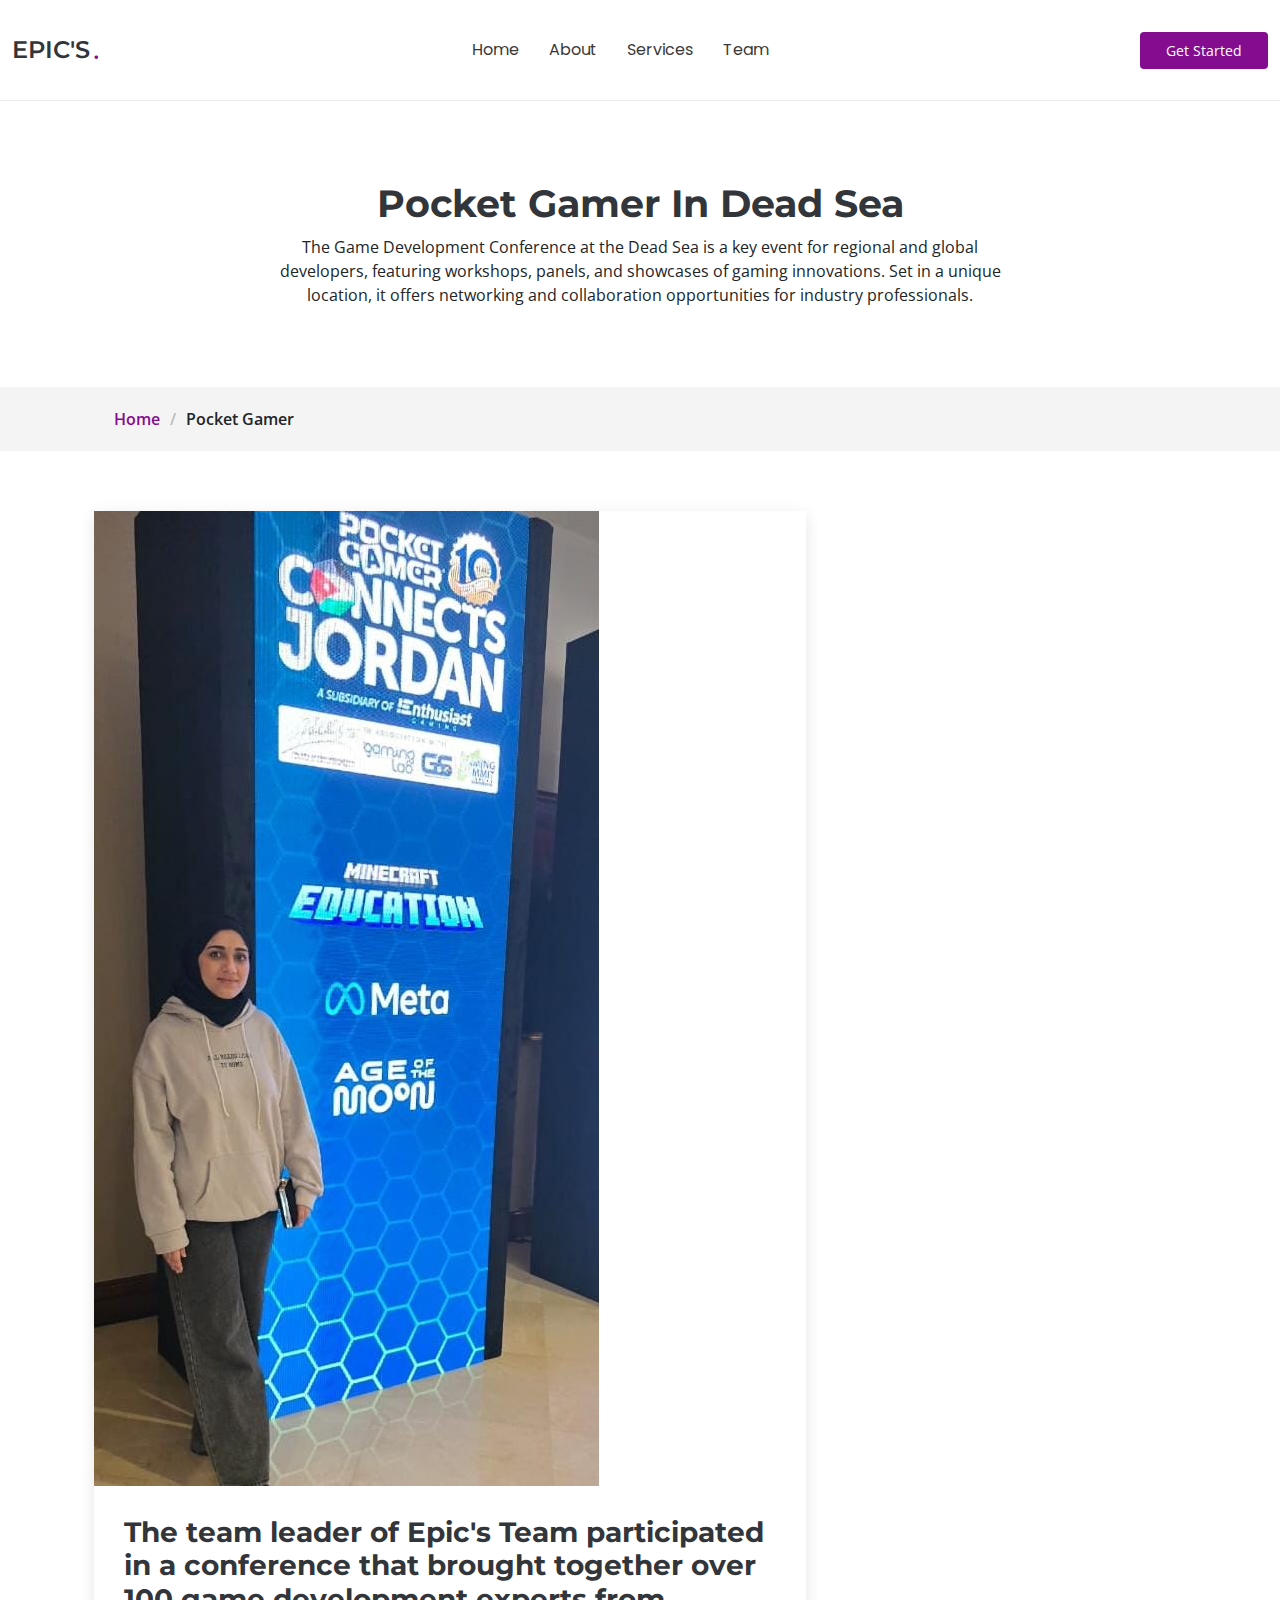
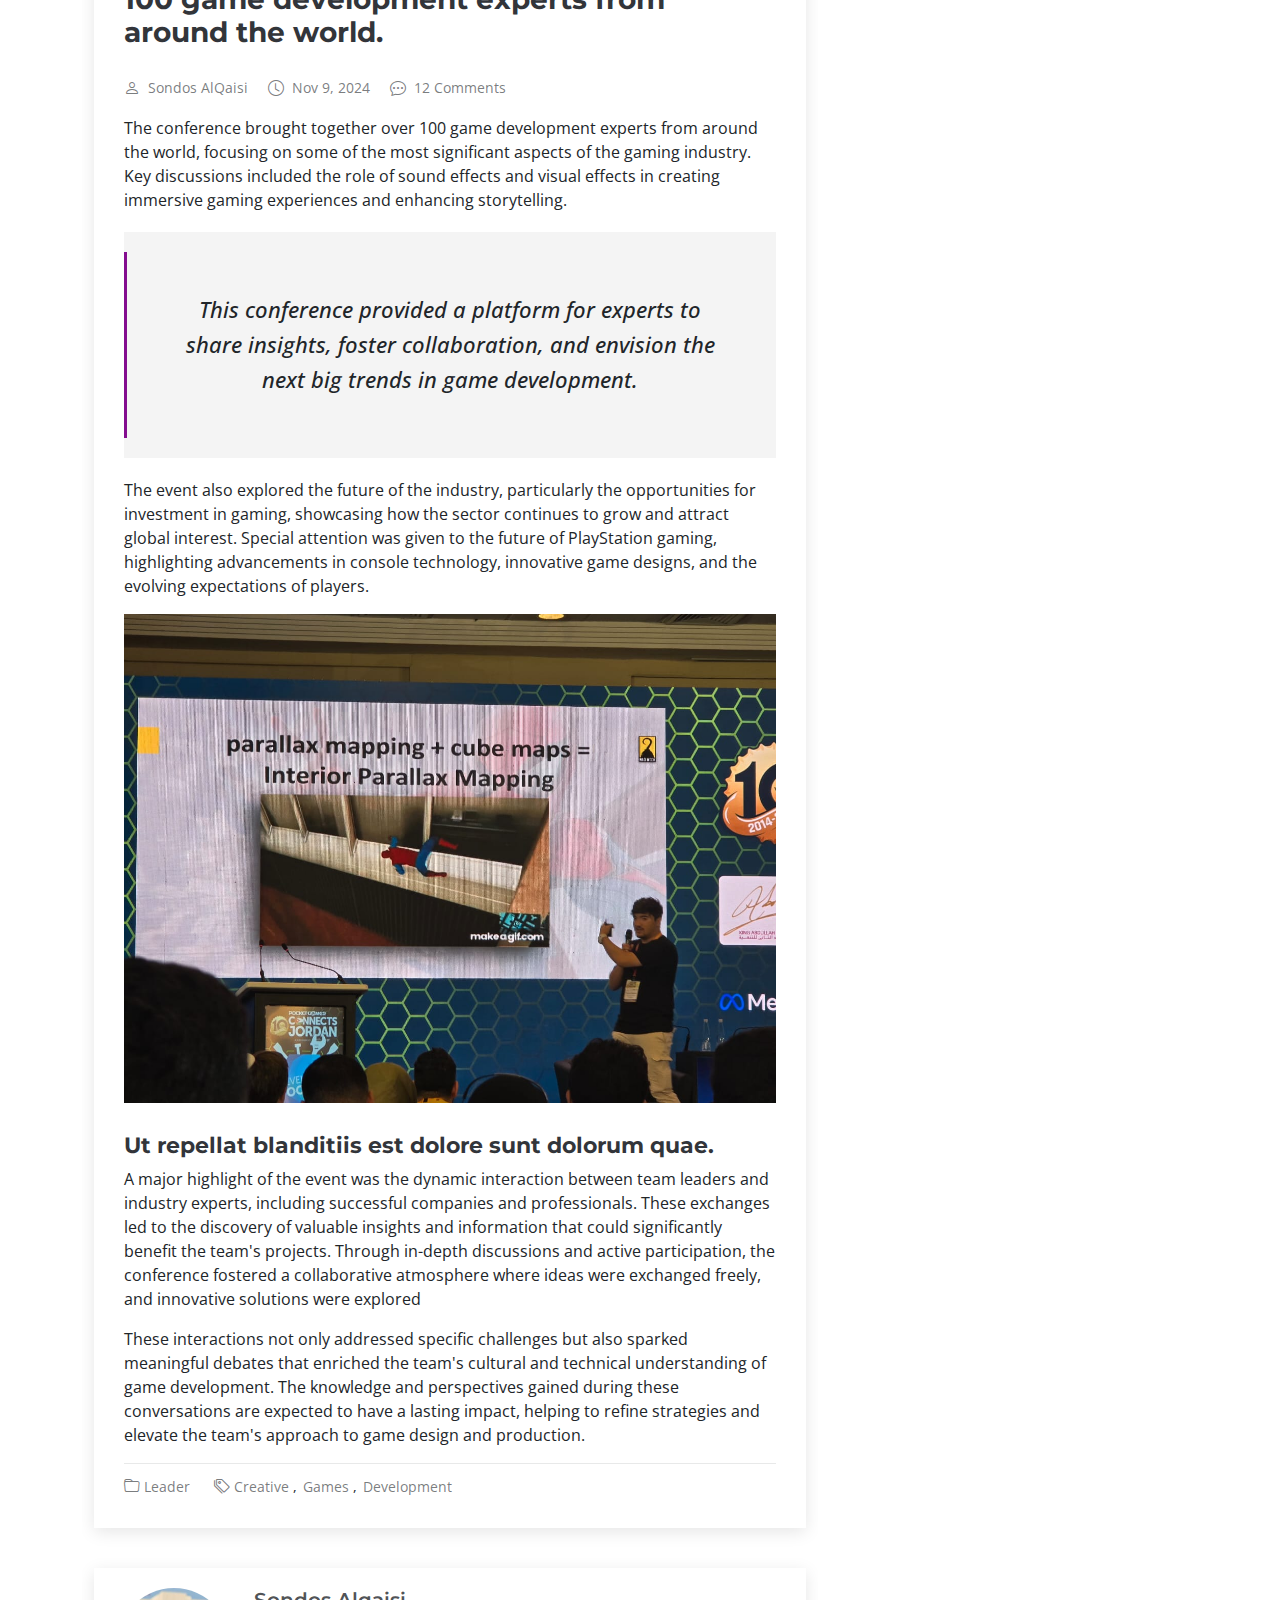
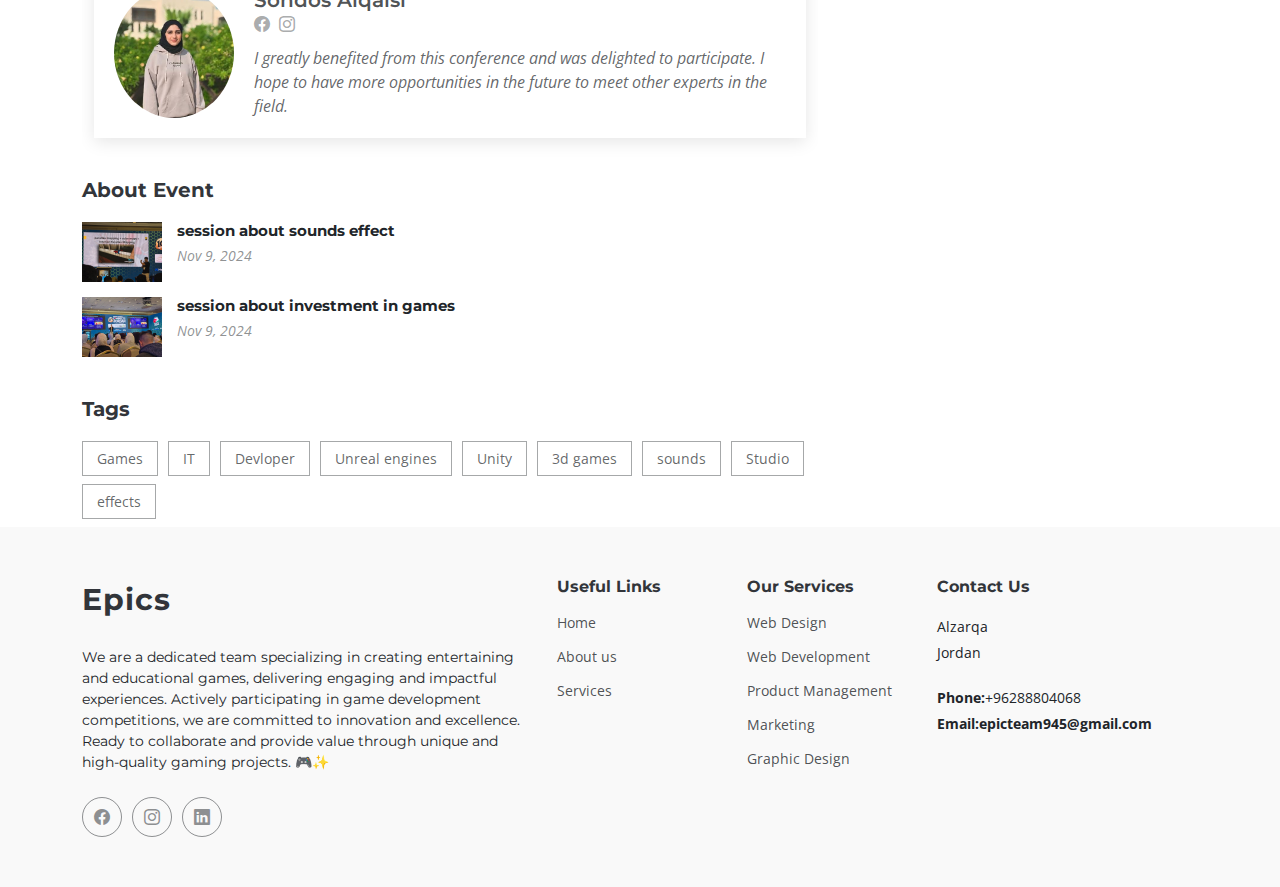
<file: blog-details.html>
<!DOCTYPE html>
<html lang="en">

<head>
  <meta charset="utf-8">
  <meta content="width=device-width, initial-scale=1.0" name="viewport">
  <title>Blog Details - Append Bootstrap Template</title>
  <meta name="description" content="">
  <meta name="keywords" content="">

  <!-- Favicons -->
  <link href="assets/img/favicon.png" rel="icon">
  <link href="assets/img/apple-touch-icon.png" rel="apple-touch-icon">

  <!-- Fonts -->
  <link href="https://fonts.googleapis.com" rel="preconnect">
  <link href="https://fonts.gstatic.com" rel="preconnect" crossorigin>
  <link href="https://fonts.googleapis.com/css2?family=Open+Sans:ital,wght@0,300;0,400;0,500;0,600;0,700;0,800;1,300;1,400;1,500;1,600;1,700;1,800&family=Montserrat:ital,wght@0,100;0,200;0,300;0,400;0,500;0,600;0,700;0,800;0,900;1,100;1,200;1,300;1,400;1,500;1,600;1,700;1,800;1,900&family=Poppins:ital,wght@0,100;0,200;0,300;0,400;0,500;0,600;0,700;0,800;0,900;1,100;1,200;1,300;1,400;1,500;1,600;1,700;1,800;1,900&display=swap" rel="stylesheet">

  <!-- Vendor CSS Files -->
  <link href="assets/vendor/bootstrap/css/bootstrap.min.css" rel="stylesheet">
  <link href="assets/vendor/bootstrap-icons/bootstrap-icons.css" rel="stylesheet">
  <link href="assets/vendor/aos/aos.css" rel="stylesheet">
  <link href="assets/vendor/glightbox/css/glightbox.min.css" rel="stylesheet">
  <link href="assets/vendor/swiper/swiper-bundle.min.css" rel="stylesheet">

  <!-- Main CSS File -->
  <link href="assets/css/main.css" rel="stylesheet">

  <!-- =======================================================
  * Template Name: Append
  * Template URL: https://bootstrapmade.com/append-bootstrap-website-template/
  * Updated: Aug 07 2024 with Bootstrap v5.3.3
  * Author: BootstrapMade.com
  * License: https://bootstrapmade.com/license/
  ======================================================== -->
</head>

<body class="blog-details-page">

  <header id="header" class="header d-flex align-items-center sticky-top">
    <div class="container-fluid position-relative d-flex align-items-center justify-content-between">

      <a href="index.html" class="logo d-flex align-items-center me-auto me-xl-0">
        <h1 class="sitename">EPIC'S</h1><span>.</span>
      </a>

      <nav id="navmenu" class="navmenu">
        <ul>
          <li><a href="index.html#hero">Home</a></li>
          <li><a href="index.html#about">About</a></li>
          <li><a href="index.html#services">Services</a></li>           
          <li><a href="index.html#team">Team</a></li>   
        <i class="mobile-nav-toggle d-xl-none bi bi-list"></i>
      </nav>

      <a class="btn-getstarted" href="index.html#about">Get Started</a>

    </div>
  </header>

  <main class="main">

    <!-- Page Title -->
    <div class="page-title" data-aos="fade">
      <div class="heading">
        <div class="container">
          <div class="row d-flex justify-content-center text-center">
            <div class="col-lg-8">
              <h1>Pocket Gamer In Dead Sea</h1>
              <p class="mb-0">The Game Development Conference at the Dead Sea is a key event for regional and global developers, featuring workshops, panels, and showcases of gaming innovations. Set in a unique location, it offers networking and collaboration opportunities for industry professionals.</p>
            </div>
          </div>
        </div>
      </div>
      <nav class="breadcrumbs">
        <div class="container">
          <ol>
            <li><a href="index.html">Home</a></li>
            <li class="current">Pocket Gamer</li>
          </ol>
        </div>
      </nav>
    </div><!-- End Page Title -->

    <div class="container">
      <div class="row">

        <div class="col-lg-8">

          <!-- Blog Details Section -->
          <section id="blog-details" class="blog-details section">
            <div class="container">

              <article class="article">

                <div class="post-img">
                  <img src="assets/img/blog/sondos2.jpg" alt="" class="img-fluid">
                </div>

                <h2 class="title">The team leader of Epic's Team participated in a conference that brought together over 100 game development experts from around the world.</h2>

                <div class="meta-top">
                  <ul>
                    <li class="d-flex align-items-center"><i class="bi bi-person"></i> <a href="blog-details.html">Sondos AlQaisi</a></li>
                    <li class="d-flex align-items-center"><i class="bi bi-clock"></i> <a href="blog-details.html"><time datetime="2020-01-01">Nov 9, 2024</time></a></li>
                    <li class="d-flex align-items-center"><i class="bi bi-chat-dots"></i> <a href="blog-details.html">12 Comments</a></li>
                  </ul>
                </div><!-- End meta top -->

                <div class="content">
                  <p>
                    The conference brought together over 100 game development experts from around the world, focusing on some of the most significant aspects of the gaming industry. Key discussions included the role of sound effects and visual effects in creating immersive gaming experiences and enhancing storytelling.
                  </p>

                  <blockquote>
                    <p>
                      This conference provided a platform for experts to share insights, foster collaboration, and envision the next big trends in game development.
                    </p>
                  </blockquote>

                  <p>
                    The event also explored the future of the industry, particularly the opportunities for investment in gaming, showcasing how the sector continues to grow and attract global interest. Special attention was given to the future of PlayStation gaming, highlighting advancements in console technology, innovative game designs, and the evolving expectations of players.
                  </p>

                 
                  <img src="assets/img/blog/disc1.jpg" class="img-fluid" alt="">

                  <h3>Ut repellat blanditiis est dolore sunt dolorum quae.</h3>
                  <p>
                    A major highlight of the event was the dynamic interaction between team leaders and industry experts, including successful companies and professionals. These exchanges led to the discovery of valuable insights and information that could significantly benefit the team's projects. Through in-depth discussions and active participation, the conference fostered a collaborative atmosphere where ideas were exchanged freely, and innovative solutions were explored
                  </p>
                  <p>
                    These interactions not only addressed specific challenges but also sparked meaningful debates that enriched the team's cultural and technical understanding of game development. The knowledge and perspectives gained during these conversations are expected to have a lasting impact, helping to refine strategies and elevate the team's approach to game design and production.
                  </p>

                </div><!-- End post content -->

                <div class="meta-bottom">
                  <i class="bi bi-folder"></i>
                  <ul class="cats">
                    <li><a href="#">Leader</a></li>
                  </ul>

                  <i class="bi bi-tags"></i>
                  <ul class="tags">
                    <li><a href="#">Creative</a></li>
                    <li><a href="#">Games</a></li>
                    <li><a href="#">Development</a></li>
                  </ul>
                </div><!-- End meta bottom -->

              </article>

            </div>
          </section><!-- /Blog Details Section -->

          <!-- Blog Author Section -->
          <section id="blog-author" class="blog-author section">

            <div class="container">
              <div class="author-container d-flex align-items-center">
                <img src="assets/img/blog/sondos4.jpg" class="rounded-circle flex-shrink-0" alt="">
                <div>
                  <h4>Sondos Alqaisi</h4>
                  <div class="social-links">
              
                    <a href="https://www.facebook.com/sondos.alqaisi.10?locale=ar_AR"><i class="bi bi-facebook"></i></a>
                    <a href="https://www.instagram.com/studio.epi/"><i class="biu bi-instagram"></i></a>
                  </div>
                  <p>
                    I greatly benefited from this conference and was delighted to participate. I hope to have more opportunities in the future to meet other experts in the field.
                  </p>
                </div>
              </div>
            </div>

          </section><!-- /Blog Author Section -->

        
            
            <!-- Recent Posts Widget -->
            <div class="recent-posts-widget widget-item">

              <h3 class="widget-title">About Event</h3>

              <div class="post-item">
                <img src="assets/img/blog/disc1.jpg" alt="" class="flex-shrink-0">
                <div>
                  <h4><a href="blog-details.html">session about sounds effect</a></h4>
                  <time datetime="2020-01-01">Nov 9, 2024</time>
                </div>
              </div><!-- End recent post item-->

              <div class="post-item">
                <img src="assets/img/blog/disc2.jpg" alt="" class="flex-shrink-0">
                <div>
                  <h4><a href="blog-details.html">session about investment in games</a></h4>
                  <time datetime="2020-01-01">Nov 9, 2024</time>
                </div>
              </div><!-- End recent post item-->

            </div><!--/Recent Posts Widget -->

            <!-- Tags Widget -->
            <div class="tags-widget widget-item">

              <h3 class="widget-title">Tags</h3>
              <ul>
                <li><a href="#">Games</a></li>
                <li><a href="#">IT</a></li>
                <li><a href="#">Devloper</a></li>
                <li><a href="#">Unreal engines</a></li>
                <li><a href="#">Unity</a></li>
                <li><a href="#">3d games</a></li>
                <li><a href="#">sounds</a></li>
                <li><a href="#">Studio</a></li>
                <li><a href="#">effects</a></li>
                
              </ul>

            </div><!--/Tags Widget -->

          </div>

        </div>

      </div>
    </div>

  </main>

  <footer id="footer" class="footer position-relative light-background">

    <div class="container footer-top">
      <div class="row gy-4">
        <div class="col-lg-5 col-md-12 footer-about">
          <a href="index.html" class="logo d-flex align-items-center">
            <span class="sitename">Epics</span>
          </a>
          <p>We are a dedicated team specializing in creating entertaining and educational games, delivering engaging and impactful experiences. Actively participating in game development competitions, we are committed to innovation and excellence. Ready to collaborate and provide value through unique and high-quality gaming projects. 🎮✨






          </p>
          <div class="social-links d-flex mt-4">
           



            <a href="https://www.facebook.com/profile.php?id=61567073588640"><i class="bi bi-facebook"></i></a>
            <a href="https://www.instagram.com/studio.epi/"><i class="bi bi-instagram"></i></a>
            <a href="https://www.linkedin.com/in/epic-b7bb1b339/"><i class="bi bi-linkedin"></i></a>
          </div>
        </div>

        <div class="col-lg-2 col-6 footer-links">
          <h4>Useful Links</h4>
          <ul>
            <li><a href="#">Home</a></li>
            <li><a href="#">About us</a></li>
            <li><a href="#">Services</a></li>
           
          </ul>
        </div>

        <div class="col-lg-2 col-6 footer-links">
          <h4>Our Services</h4>
          <ul>
            <li><a href="#">Web Design</a></li>
            <li><a href="#">Web Development</a></li>
            <li><a href="#">Product Management</a></li>
            <li><a href="#">Marketing</a></li>
            <li><a href="#">Graphic Design</a></li>
          </ul>
        </div>

        <div class="col-lg-3 col-md-12 footer-contact text-center text-md-start">
          <h4>Contact Us</h4>
          <p>Alzarqa</p>
          
          <p>Jordan</p>
          <p class="mt-4"><strong>Phone:</strong>+96288804068<span></span></p>
          <p><strong>Email:epicteam945@gmail.com</strong> <span></span></p>
        </div>

      </div>
    </div>

  </footer>

  <!-- Scroll Top -->
  <a href="#" id="scroll-top" class="scroll-top d-flex align-items-center justify-content-center"><i class="bi bi-arrow-up-short"></i></a>

  <!-- Preloader -->
  <div id="preloader"></div>

  <!-- Vendor JS Files -->
  <script src="assets/vendor/bootstrap/js/bootstrap.bundle.min.js"></script>
  <script src="assets/vendor/php-email-form/validate.js"></script>
  <script src="assets/vendor/aos/aos.js"></script>
  <script src="assets/vendor/glightbox/js/glightbox.min.js"></script>
  <script src="assets/vendor/purecounter/purecounter_vanilla.js"></script>
  <script src="assets/vendor/imagesloaded/imagesloaded.pkgd.min.js"></script>
  <script src="assets/vendor/isotope-layout/isotope.pkgd.min.js"></script>
  <script src="assets/vendor/swiper/swiper-bundle.min.js"></script>

  <!-- Main JS File -->
  <script src="assets/js/main.js"></script>

</body>

</html>
</file>
<file: assets/css/main.css>
/**
* Template Name: Append
* Template URL: https://bootstrapmade.com/append-bootstrap-website-template/
* Updated: Aug 07 2024 with Bootstrap v5.3.3
* Author: BootstrapMade.com
* License: https://bootstrapmade.com/license/
*/

/*--------------------------------------------------------------
# Font & Color Variables
# Help: https://bootstrapmade.com/color-system/
--------------------------------------------------------------*/
/* Fonts */
:root {
  --default-font: "Open Sans",  system-ui, -apple-system, "Segoe UI", Roboto, "Helvetica Neue", Arial, "Noto Sans", "Liberation Sans", sans-serif, "Apple Color Emoji", "Segoe UI Emoji", "Segoe UI Symbol", "Noto Color Emoji";
  --heading-font: "Montserrat",  sans-serif;
  --nav-font: "Poppins",  sans-serif;
}

/* Global Colors - The following color variables are used throughout the website. Updating them here will change the color scheme of the entire website */
:root { 
  --background-color: #ffffff; /* Background color for the entire website, including individual sections */
  --default-color: #212529; /* Default color used for the majority of the text content across the entire website */
  --heading-color: #32353a; /* Color for headings, subheadings and title throughout the website */
  --accent-color: #840d8f; /* Accent color that represents your brand on the website. It's used for buttons, links, and other elements that need to stand out */
  --surface-color: #ffffff; /* The surface color is used as a background of boxed elements within sections, such as cards, icon boxes, or other elements that require a visual separation from the global background. */
  --contrast-color: #ffffff; /* Contrast color for text, ensuring readability against backgrounds of accent, heading, or default colors. */
}

/* Nav Menu Colors - The following color variables are used specifically for the navigation menu. They are separate from the global colors to allow for more customization options */
:root {
  --nav-color: #3a3939;  /* The default color of the main navmenu links */
  --nav-hover-color: #840d8f; /* Applied to main navmenu links when they are hovered over or active */
  --nav-mobile-background-color: #ffffff; /* Used as the background color for mobile navigation menu */
  --nav-dropdown-background-color: #ffffff; /* Used as the background color for dropdown items that appear when hovering over primary navigation items */
  --nav-dropdown-color: #3a3939; /* Used for navigation links of the dropdown items in the navigation menu. */
  --nav-dropdown-hover-color: #840d8f; /* Similar to --nav-hover-color, this color is applied to dropdown navigation links when they are hovered over. */
}

/* Color Presets - These classes override global colors when applied to any section or element, providing reuse of the sam color scheme. */

.light-background {
  --background-color: #f9f9f9;
  --surface-color: #ffffff;
}

.dark-background {
  --background-color: #060606;
  --default-color: #ffffff;
  --heading-color: #ffffff;
  --surface-color: #252525;
  --contrast-color: #ffffff;
}

/* Smooth scroll */
:root {
  scroll-behavior: smooth;
}

/*--------------------------------------------------------------
# General Styling & Shared Classes
--------------------------------------------------------------*/
body {
  color: var(--default-color);
  background-color: var(--background-color);
  font-family: var(--default-font);
}

a {
  color: var(--accent-color);
  text-decoration: none;
  transition: 0.3s;
}

a:hover {
  color: color-mix(in srgb, var(--accent-color), transparent 25%);
  text-decoration: none;
}

h1,
h2,
h3,
h4,
h5,
h6 {
  color: var(--heading-color);
  font-family: var(--heading-font);
}

/* PHP Email Form Messages
------------------------------*/
.php-email-form .error-message {
  display: none;
  background: #840d8f;
  color: #ffffff;
  text-align: left;
  padding: 15px;
  margin-bottom: 24px;
  font-weight: 600;
}

.php-email-form .sent-message {
  display: none;
  color: #ffffff;
  background: #059652;
  text-align: center;
  padding: 15px;
  margin-bottom: 24px;
  font-weight: 600;
}

.php-email-form .loading {
  display: none;
  background: var(--surface-color);
  text-align: center;
  padding: 15px;
  margin-bottom: 24px;
}

.php-email-form .loading:before {
  content: "";
  display: inline-block;
  border-radius: 50%;
  width: 24px;
  height: 24px;
  margin: 0 10px -6px 0;
  border: 3px solid var(--accent-color);
  border-top-color: var(--surface-color);
  animation: php-email-form-loading 1s linear infinite;
}

@keyframes php-email-form-loading {
  0% {
    transform: rotate(0deg);
  }

  100% {
    transform: rotate(360deg);
  }
}

/*--------------------------------------------------------------
# Global Header
--------------------------------------------------------------*/
.header {
  color: var(--default-color);
  background-color: var(--background-color);
  padding: 20px 0;
  transition: all 0.5s;
  z-index: 997;
}

.header .logo {
  line-height: 1;
}

.header .logo img {
  max-height: 36px;
  margin-right: 8px;
}

.header .logo h1 {
  font-size: 24px;
  margin: 0;
  font-weight: 600;
  color: var(--heading-color);
}

.header .logo span {
  color: var(--accent-color);
  font-size: 24px;
  font-weight: 600;
  padding-left: 3px;
}

.header .btn-getstarted,
.header .btn-getstarted:focus {
  color: var(--contrast-color);
  background: var(--accent-color);
  font-size: 14px;
  padding: 8px 26px;
  margin: 0;
  border-radius: 4px;
  transition: 0.3s;
}

.header .btn-getstarted:hover,
.header .btn-getstarted:focus:hover {
  color: var(--contrast-color);
  background: color-mix(in srgb, var(--accent-color), transparent 15%);
}

@media (max-width: 1200px) {
  .header .logo {
    order: 1;
  }

  .header .btn-getstarted {
    order: 2;
    margin: 0 15px 0 0;
    padding: 6px 20px;
  }

  .header .navmenu {
    order: 3;
  }
}

.scrolled .header {
  box-shadow: 0 0 30px 10px rgba(0, 0, 0, 0.1);
}

/* Index Page Header
------------------------------*/
.index-page .header {
  --background-color: rgba(255, 255, 255, 0);
  --heading-color: #ffffff;
  --nav-color: rgba(255, 255, 255, 0.5);
  --nav-hover-color: #ffffff;
}

/* Index Page Header on Scroll
------------------------------*/
.index-page.scrolled .header {
  --background-color: #ffffff;
  --heading-color: #32353a;
  --nav-color: #3a3939;
  --nav-hover-color: #840d8f;
}

/*--------------------------------------------------------------
# Navigation Menu
--------------------------------------------------------------*/
/* Navmenu - Desktop */
@media (min-width: 1200px) {
  .navmenu {
    padding: 0;
  }

  .navmenu ul {
    margin: 0;
    padding: 0;
    display: flex;
    list-style: none;
    align-items: center;
  }

  .navmenu li {
    position: relative;
  }

  .navmenu a,
  .navmenu a:focus {
    color: var(--nav-color);
    padding: 18px 15px;
    font-size: 16px;
    font-family: var(--nav-font);
    font-weight: 400;
    display: flex;
    align-items: center;
    justify-content: space-between;
    white-space: nowrap;
    transition: 0.3s;
  }

  .navmenu a i,
  .navmenu a:focus i {
    font-size: 12px;
    line-height: 0;
    margin-left: 5px;
    transition: 0.3s;
  }

  .navmenu li:last-child a {
    padding-right: 0;
  }

  .navmenu li:hover>a,
  .navmenu .active,
  .navmenu .active:focus {
    color: var(--nav-hover-color);
  }

  .navmenu .dropdown ul {
    margin: 0;
    padding: 10px 0;
    background: var(--nav-dropdown-background-color);
    display: block;
    position: absolute;
    visibility: hidden;
    left: 14px;
    top: 130%;
    opacity: 0;
    transition: 0.3s;
    border-radius: 4px;
    z-index: 99;
    box-shadow: 0px 0px 30px rgba(0, 0, 0, 0.1);
  }

  .navmenu .dropdown ul li {
    min-width: 200px;
  }

  .navmenu .dropdown ul a {
    padding: 10px 20px;
    font-size: 15px;
    text-transform: none;
    color: var(--nav-dropdown-color);
  }

  .navmenu .dropdown ul a i {
    font-size: 12px;
  }

  .navmenu .dropdown ul a:hover,
  .navmenu .dropdown ul .active:hover,
  .navmenu .dropdown ul li:hover>a {
    color: var(--nav-dropdown-hover-color);
  }

  .navmenu .dropdown:hover>ul {
    opacity: 1;
    top: 100%;
    visibility: visible;
  }

  .navmenu .dropdown .dropdown ul {
    top: 0;
    left: -90%;
    visibility: hidden;
  }

  .navmenu .dropdown .dropdown:hover>ul {
    opacity: 1;
    top: 0;
    left: -100%;
    visibility: visible;
  }
}

/* Navmenu - Mobile */
@media (max-width: 1199px) {
  .mobile-nav-toggle {
    color: var(--nav-color);
    font-size: 28px;
    line-height: 0;
    margin-right: 10px;
    cursor: pointer;
    transition: color 0.3s;
  }

  .navmenu {
    padding: 0;
    z-index: 9997;
  }

  .navmenu ul {
    display: none;
    list-style: none;
    position: absolute;
    inset: 60px 20px 20px 20px;
    padding: 10px 0;
    margin: 0;
    border-radius: 6px;
    background-color: var(--nav-mobile-background-color);
    overflow-y: auto;
    transition: 0.3s;
    z-index: 9998;
    box-shadow: 0px 0px 30px rgba(0, 0, 0, 0.1);
  }

  .navmenu a,
  .navmenu a:focus {
    color: var(--nav-dropdown-color);
    padding: 10px 20px;
    font-family: var(--nav-font);
    font-size: 17px;
    font-weight: 500;
    display: flex;
    align-items: center;
    justify-content: space-between;
    white-space: nowrap;
    transition: 0.3s;
  }

  .navmenu a i,
  .navmenu a:focus i {
    font-size: 12px;
    line-height: 0;
    margin-left: 5px;
    width: 30px;
    height: 30px;
    display: flex;
    align-items: center;
    justify-content: center;
    border-radius: 50%;
    transition: 0.3s;
    background-color: color-mix(in srgb, var(--accent-color), transparent 90%);
  }

  .navmenu a i:hover,
  .navmenu a:focus i:hover {
    background-color: var(--accent-color);
    color: var(--contrast-color);
  }

  .navmenu a:hover,
  .navmenu .active,
  .navmenu .active:focus {
    color: var(--nav-dropdown-hover-color);
  }

  .navmenu .active i,
  .navmenu .active:focus i {
    background-color: var(--accent-color);
    color: var(--contrast-color);
    transform: rotate(180deg);
  }

  .navmenu .dropdown ul {
    position: static;
    display: none;
    z-index: 99;
    padding: 10px 0;
    margin: 10px 20px;
    background-color: var(--nav-dropdown-background-color);
    border: 1px solid color-mix(in srgb, var(--default-color), transparent 90%);
    box-shadow: none;
    transition: all 0.5s ease-in-out;
  }

  .navmenu .dropdown ul ul {
    background-color: rgba(33, 37, 41, 0.1);
  }

  .navmenu .dropdown>.dropdown-active {
    display: block;
    background-color: rgba(33, 37, 41, 0.03);
  }

  .mobile-nav-active {
    overflow: hidden;
  }

  .mobile-nav-active .mobile-nav-toggle {
    color: #fff;
    position: absolute;
    font-size: 32px;
    top: 15px;
    right: 15px;
    margin-right: 0;
    z-index: 9999;
  }

  .mobile-nav-active .navmenu {
    position: fixed;
    overflow: hidden;
    inset: 0;
    background: rgba(33, 37, 41, 0.8);
    transition: 0.3s;
  }

  .mobile-nav-active .navmenu>ul {
    display: block;
  }
}

/*--------------------------------------------------------------
# Global Footer
--------------------------------------------------------------*/
.footer {
  color: var(--default-color);
  background-color: var(--background-color);
  font-size: 14px;
  padding-bottom: 50px;
  position: relative;
}

.footer .footer-top {
  padding-top: 50px;
}

.footer .footer-about .logo {
  margin-bottom: 25px;
}

.footer .footer-about .logo img {
  max-height: 40px;
  margin-right: 6px;
}

.footer .footer-about .logo span {
  color: var(--heading-color);
  font-size: 30px;
  font-weight: 700;
  letter-spacing: 1px;
  font-family: var(--heading-font);
}

.footer .footer-about p {
  font-size: 14px;
  font-family: var(--heading-font);
}

.footer .social-links a {
  display: flex;
  align-items: center;
  justify-content: center;
  width: 40px;
  height: 40px;
  border-radius: 50%;
  border: 1px solid color-mix(in srgb, var(--default-color), transparent 50%);
  font-size: 16px;
  color: color-mix(in srgb, var(--default-color), transparent 50%);
  margin-right: 10px;
  transition: 0.3s;
}

.footer .social-links a:hover {
  color: var(--accent-color);
  border-color: var(--accent-color);
}

.footer h4 {
  font-size: 16px;
  font-weight: bold;
  position: relative;
  padding-bottom: 12px;
}

.footer .footer-links {
  margin-bottom: 30px;
}

.footer .footer-links ul {
  list-style: none;
  padding: 0;
  margin: 0;
}

.footer .footer-links ul i {
  padding-right: 2px;
  font-size: 12px;
  line-height: 0;
}

.footer .footer-links ul li {
  padding: 10px 0;
  display: flex;
  align-items: center;
}

.footer .footer-links ul li:first-child {
  padding-top: 0;
}

.footer .footer-links ul a {
  color: color-mix(in srgb, var(--default-color), transparent 20%);
  display: inline-block;
  line-height: 1;
}

.footer .footer-links ul a:hover {
  color: var(--accent-color);
}

.footer .footer-contact p {
  margin-bottom: 5px;
}

.footer .copyright {
  padding-top: 25px;
  padding-bottom: 25px;
  background-color: color-mix(in srgb, var(--default-color), transparent 95%);
}

.footer .copyright p {
  margin-bottom: 0;
}

.footer .credits {
  margin-top: 6px;
  font-size: 13px;
}

/*--------------------------------------------------------------
# Preloader
--------------------------------------------------------------*/
#preloader {
  position: fixed;
  inset: 0;
  z-index: 999999;
  overflow: hidden;
  background: var(--background-color);
  transition: all 0.6s ease-out;
}

#preloader:before {
  content: "";
  position: fixed;
  top: calc(50% - 30px);
  left: calc(50% - 30px);
  border: 6px solid #ffffff;
  border-color: var(--accent-color) transparent var(--accent-color) transparent;
  border-radius: 50%;
  width: 60px;
  height: 60px;
  animation: animate-preloader 1.5s linear infinite;
}

@keyframes animate-preloader {
  0% {
    transform: rotate(0deg);
  }

  100% {
    transform: rotate(360deg);
  }
}

/*--------------------------------------------------------------
# Scroll Top Button
--------------------------------------------------------------*/
.scroll-top {
  position: fixed;
  visibility: hidden;
  opacity: 0;
  right: 15px;
  bottom: 15px;
  z-index: 99999;
  background-color: var(--accent-color);
  width: 40px;
  height: 40px;
  border-radius: 4px;
  transition: all 0.4s;
}

.scroll-top i {
  font-size: 24px;
  color: var(--contrast-color);
  line-height: 0;
}

.scroll-top:hover {
  background-color: color-mix(in srgb, var(--accent-color), transparent 20%);
  color: var(--contrast-color);
}

.scroll-top.active {
  visibility: visible;
  opacity: 1;
}

/*--------------------------------------------------------------
# Disable aos animation delay on mobile devices
--------------------------------------------------------------*/
@media screen and (max-width: 768px) {
  [data-aos-delay] {
    transition-delay: 0 !important;
  }
}

/*--------------------------------------------------------------
# Global Page Titles & Breadcrumbs
--------------------------------------------------------------*/
.page-title {
  color: var(--default-color);
  background-color: var(--background-color);
  position: relative;
}

.page-title .heading {
  padding: 80px 0;
  border-top: 1px solid color-mix(in srgb, var(--default-color), transparent 90%);
}

.page-title .heading h1 {
  font-size: 38px;
  font-weight: 700;
}

.page-title nav {
  background-color: color-mix(in srgb, var(--default-color), transparent 95%);
  padding: 20px 0;
}

.page-title nav ol {
  display: flex;
  flex-wrap: wrap;
  list-style: none;
  margin: 0;
  font-size: 16px;
  font-weight: 600;
}

.page-title nav ol li+li {
  padding-left: 10px;
}

.page-title nav ol li+li::before {
  content: "/";
  display: inline-block;
  padding-right: 10px;
  color: color-mix(in srgb, var(--default-color), transparent 70%);
}

/*--------------------------------------------------------------
# Global Sections
--------------------------------------------------------------*/
section,
.section {
  color: var(--default-color);
  background-color: var(--background-color);
  padding: 60px 0;
  scroll-margin-top: 98px;
  overflow: clip;
}

@media (max-width: 1199px) {

  section,
  .section {
    scroll-margin-top: 64px;
  }
}

/*--------------------------------------------------------------
# Global Section Titles
--------------------------------------------------------------*/
.section-title {
  text-align: center;
  padding-bottom: 60px;
  position: relative;
}

.section-title h2 {
  font-size: 32px;
  font-weight: 700;
  position: relative;
}

.section-title h2:before,
.section-title h2:after {
  content: "";
  width: 50px;
  height: 2px;
  background: var(--accent-color);
  display: inline-block;
}

.section-title h2:before {
  margin: 0 15px 10px 0;
}

.section-title h2:after {
  margin: 0 0 10px 15px;
}

.section-title p {
  margin-bottom: 0;
}

/*--------------------------------------------------------------
# Hero Section
--------------------------------------------------------------*/
.hero {
  width: 100%;
  min-height: 100vh;
  position: relative;
  padding: 80px 0;
  display: flex;
  align-items: center;
  justify-content: center;
}

.hero img {
  position: absolute;
  inset: 0;
  display: block;
  width: 100%;
  height: 100%;
  object-fit: cover;
  z-index: 1;
}

.hero:before {
  content: "";
  background: color-mix(in srgb, var(--background-color), transparent 50%);
  position: absolute;
  inset: 0;
  z-index: 2;
}

.hero .container {
  position: relative;
  z-index: 3;
}

.hero h2 {
  margin: 0;
  font-size: 44px;
  font-weight: 700;
}

.hero p {
  color: color-mix(in srgb, var(--default-color), transparent 20%);
  margin: 5px 0 0 0;
  font-size: 20px;
}

.hero .sign-up-form {
  margin-top: 20px;
  margin-bottom: 15px;
  padding: 10px;
  border-radius: 7px;
  background: color-mix(in srgb, var(--default-color) 5%, white 90%);
  box-shadow: 0 15px 30px 0 rgba(0, 0, 0, 0.1);
  display: flex;
}

.hero .sign-up-form input[type=email] {
  background-color: transparent;
  border: 0;
  padding: 4px 10px;
  width: 100%;
}

.hero .sign-up-form input[type=email]:focus-visible {
  outline: none;
}

.hero .sign-up-form input[type=submit] {
  border: 0;
  box-shadow: none;
  background-color: var(--accent-color);
  border-color: var(--accent-color);
  padding: 8px 20px 10px 20px;
  border-radius: 7px;
  color: var(--contrast-color);
  transition: 0.3s;
}

.hero .sign-up-form input[type=submit]:hover {
  background-color: color-mix(in srgb, var(--accent-color), transparent 10%);
}

@media (max-width: 768px) {
  .hero h2 {
    font-size: 32px;
  }

  .hero p {
    font-size: 18px;
  }
}

/*--------------------------------------------------------------
# Clients Section
--------------------------------------------------------------*/
.clients {
  padding: 20px 0;
}

.clients .client-logo {
  display: flex;
  justify-content: center;
  align-items: center;
  overflow: hidden;
}

.clients .client-logo img {
  padding: 20px 40px;
  max-width: 90%;
  transition: 0.3s;
  opacity: 0.5;
  filter: grayscale(100);
}

.clients .client-logo img:hover {
  filter: none;
  opacity: 1;
}

@media (max-width: 640px) {
  .clients .client-logo img {
    padding: 20px;
  }
}

/*--------------------------------------------------------------
# About Section
--------------------------------------------------------------*/
.about .content h3 {
  font-size: 16px;
  font-weight: 500;
  line-height: 19px;
  padding: 10px 20px;
  background: color-mix(in srgb, var(--accent-color), transparent 95%);
  color: var(--accent-color);
  border-radius: 7px;
  display: inline-block;
}

.about .content h2 {
  font-weight: 700;
}

.about .content p:last-child {
  margin-bottom: 0;
}

.about .content .read-more {
  background: var(--accent-color);
  color: var(--contrast-color);
  font-family: var(--heading-font);
  font-weight: 500;
  font-size: 16px;
  letter-spacing: 1px;
  padding: 12px 24px;
  border-radius: 5px;
  transition: 0.3s;
  display: inline-flex;
  align-items: center;
  justify-content: center;
}

.about .content .read-more i {
  font-size: 18px;
  margin-left: 5px;
  line-height: 0;
  transition: 0.3s;
}

.about .content .read-more:hover {
  background: color-mix(in srgb, var(--accent-color), transparent 20%);
  padding-right: 19px;
}

.about .content .read-more:hover i {
  margin-left: 10px;
}

.about .icon-box {
  background-color: var(--surface-color);
  padding: 50px 40px;
  box-shadow: 0px 10px 50px rgba(0, 0, 0, 0.1);
  border-radius: 10px;
  transition: all 0.3s ease-out 0s;
}

.about .icon-box i {
  width: 80px;
  height: 80px;
  border-radius: 50%;
  display: inline-flex;
  align-items: center;
  justify-content: center;
  margin-bottom: 24px;
  font-size: 32px;
  line-height: 0;
  transition: all 0.4s ease-out 0s;
  background-color: color-mix(in srgb, var(--accent-color), transparent 95%);
  color: var(--accent-color);
}

.about .icon-box h3 {
  margin-bottom: 10px;
  font-size: 24px;
  font-weight: 700;
}

.about .icon-box p {
  margin-bottom: 0;
}

.about .icon-box:hover i {
  background-color: var(--accent-color);
  color: var(--contrast-color);
}

.about .icon-boxes .col-md-6:nth-child(2) .icon-box,
.about .icon-boxes .col-md-6:nth-child(4) .icon-box {
  margin-top: -40px;
}

@media (max-width: 768px) {

  .about .icon-boxes .col-md-6:nth-child(2) .icon-box,
  .about .icon-boxes .col-md-6:nth-child(4) .icon-box {
    margin-top: 0;
  }
}

/*--------------------------------------------------------------
# Stats Section
--------------------------------------------------------------*/
.stats {
  position: relative;
  padding: 120px 0;
}

.stats img {
  position: absolute;
  inset: 0;
  display: block;
  width: 100%;
  height: 100%;
  object-fit: cover;
  z-index: 1;
}

.stats:before {
  content: "";
  background: color-mix(in srgb, var(--background-color), transparent 40%);
  position: absolute;
  inset: 0;
  z-index: 2;
}

.stats .container {
  position: relative;
  z-index: 3;
}

.stats .stats-item {
  padding: 30px;
  width: 100%;
}

.stats .stats-item span {
  font-size: 48px;
  display: block;
  color: var(--default-color);
  font-weight: 700;
}

.stats .stats-item p {
  padding: 0;
  margin: 0;
  font-family: var(--heading-font);
  font-size: 16px;
  font-weight: 700;
  color: color-mix(in srgb, var(--default-color), transparent 40%);
}

/*--------------------------------------------------------------
# Services Section
--------------------------------------------------------------*/
.services .service-item {
  position: relative;
  padding-top: 40px;
}

.services .service-item:before {
  content: "";
  position: absolute;
  top: 0;
  left: 0;
  right: 0;
  height: 2px;
  background: color-mix(in srgb, var(--default-color), transparent 90%);
}

.services .service-item::after {
  content: "";
  position: absolute;
  top: 0;
  left: 0;
  width: 30px;
  height: 2px;
  background: var(--accent-color);
  border-right: 5px solid var(--background-color);
}

.services .service-item .icon {
  width: 48px;
  height: 48px;
  position: relative;
  margin-right: 50px;
  line-height: 0;
}

.services .service-item .icon i {
  color: color-mix(in srgb, var(--default-color), transparent 30%);
  font-size: 56px;
  transition: ease-in-out 0.3s;
  z-index: 2;
  position: relative;
}

.services .service-item .icon:before {
  position: absolute;
  content: "";
  height: 30px;
  width: 30px;
  background: color-mix(in srgb, var(--accent-color), transparent 70%);
  border-radius: 50px;
  z-index: 1;
  bottom: -15px;
  right: -15px;
  transition: 0.3s;
}

.services .service-item .title {
  font-weight: 700;
  margin-bottom: 15px;
  font-size: 18px;
}

.services .service-item .title a {
  color: var(--heading-color);
}

.services .service-item .title a:hover {
  color: var(--accent-color);
}

.services .service-item .description {
  line-height: 24px;
  font-size: 14px;
}

/*--------------------------------------------------------------
# Features Section
--------------------------------------------------------------*/
.features .features-item {
  color: color-mix(in srgb, var(--default-color), transparent 20%);
}

.features .features-item+.features-item {
  margin-top: 100px;
}

@media (max-width: 768px) {
  .features .features-item+.features-item {
    margin-top: 40px;
  }
}

.features .features-item h3 {
  font-weight: 700;
  font-size: 26px;
}

.features .features-item .btn-get-started {
  background-color: var(--accent-color);
  color: var(--contrast-color);
  padding: 8px 30px 10px 30px;
  border-radius: 4px;
}

.features .features-item .btn-get-started:hover {
  background-color: color-mix(in srgb, var(--accent-color), transparent 10%);
}

.features .features-item ul {
  list-style: none;
  padding: 0;
}

.features .features-item ul li {
  padding-bottom: 10px;
  display: flex;
  align-items: flex-start;
}

.features .features-item ul li:last-child {
  padding-bottom: 0;
}

.features .features-item ul i {
  font-size: 20px;
  padding-right: 4px;
  color: var(--accent-color);
}

.features .features-item img {
  border: 6px solid var(--surface-color);
  box-shadow: 0 15px 30px -10px rgba(0, 0, 0, 0.1);
}

.features .features-item .features-img-bg {
  position: relative;
  min-height: 500px;
}

@media (max-width: 640px) {
  .features .features-item .features-img-bg {
    min-height: 300px;
  }
}

.features .features-item .features-img-bg img {
  position: absolute;
  inset: 0;
  display: block;
  width: 100%;
  height: 100%;
  object-fit: cover;
}

.features .features-item .image-stack {
  display: grid;
  position: relative;
  grid-template-columns: repeat(12, 1fr);
}

.features .features-item .image-stack .stack-back {
  grid-column: 4/-1;
  grid-row: 1;
  width: 100%;
  z-index: 1;
}

.features .features-item .image-stack .stack-front {
  grid-row: 1;
  grid-column: 1/span 8;
  margin-top: 20%;
  width: 100%;
  z-index: 2;
}

/*--------------------------------------------------------------
# Portfolio Section
--------------------------------------------------------------*/
.portfolio .portfolio-filters {
  padding: 0;
  margin: 0 auto 20px auto;
  list-style: none;
  text-align: center;
}

.portfolio .portfolio-filters li {
  cursor: pointer;
  display: inline-block;
  padding: 8px 20px 10px 20px;
  margin: 0;
  font-size: 15px;
  font-weight: 500;
  line-height: 1;
  margin-bottom: 5px;
  border-radius: 50px;
  transition: all 0.3s ease-in-out;
  font-family: var(--heading-font);
}

.portfolio .portfolio-filters li:hover,
.portfolio .portfolio-filters li.filter-active {
  color: var(--contrast-color);
  background-color: var(--accent-color);
}

.portfolio .portfolio-filters li:first-child {
  margin-left: 0;
}

.portfolio .portfolio-filters li:last-child {
  margin-right: 0;
}

@media (max-width: 575px) {
  .portfolio .portfolio-filters li {
    font-size: 14px;
    margin: 0 0 10px 0;
  }
}

.portfolio .portfolio-item {
  position: relative;
  overflow: hidden;
}

.portfolio .portfolio-item .portfolio-info {
  opacity: 0;
  position: absolute;
  left: 12px;
  right: 12px;
  bottom: -100%;
  z-index: 3;
  transition: all ease-in-out 0.5s;
  background: color-mix(in srgb, var(--background-color), transparent 10%);
  padding: 15px;
}

.portfolio .portfolio-item .portfolio-info h4 {
  font-size: 18px;
  font-weight: 600;
  padding-right: 50px;
}

.portfolio .portfolio-item .portfolio-info p {
  color: color-mix(in srgb, var(--default-color), transparent 30%);
  font-size: 14px;
  margin-bottom: 0;
  padding-right: 50px;
}

.portfolio .portfolio-item .portfolio-info .preview-link,
.portfolio .portfolio-item .portfolio-info .details-link {
  position: absolute;
  right: 50px;
  font-size: 24px;
  top: calc(50% - 14px);
  color: color-mix(in srgb, var(--default-color), transparent 30%);
  transition: 0.3s;
  line-height: 0;
}

.portfolio .portfolio-item .portfolio-info .preview-link:hover,
.portfolio .portfolio-item .portfolio-info .details-link:hover {
  color: var(--accent-color);
}

.portfolio .portfolio-item .portfolio-info .details-link {
  right: 14px;
  font-size: 28px;
}

.portfolio .portfolio-item:hover .portfolio-info {
  opacity: 1;
  bottom: 0;
}

/*--------------------------------------------------------------
# Pricing Section
--------------------------------------------------------------*/
.pricing {
  padding: 60px 0 120px 0;
}

.pricing .section-title {
  margin-bottom: 40px;
}

.pricing .pricing-item {
  background-color: var(--surface-color);
  box-shadow: 0 3px 20px -2px rgba(0, 0, 0, 0.1);
  padding: 60px 40px;
  height: 100%;
  position: relative;
  border-radius: 15px;
}

.pricing h3 {
  font-weight: 600;
  margin-bottom: 15px;
  font-size: 20px;
  text-align: center;
}

.pricing .icon {
  margin: 30px auto 20px auto;
  width: 70px;
  height: 70px;
  background: var(--accent-color);
  border-radius: 50%;
  display: flex;
  align-items: center;
  justify-content: center;
  transition: 0.3s;
  transform-style: preserve-3d;
}

.pricing .icon i {
  color: var(--background-color);
  font-size: 28px;
  transition: ease-in-out 0.3s;
  line-height: 0;
}

.pricing .icon::before {
  position: absolute;
  content: "";
  height: 86px;
  width: 86px;
  border-radius: 50%;
  background: color-mix(in srgb, var(--accent-color), transparent 80%);
  transition: all 0.3s ease-out 0s;
  transform: translateZ(-1px);
}

.pricing .icon::after {
  position: absolute;
  content: "";
  height: 102px;
  width: 102px;
  border-radius: 50%;
  background: color-mix(in srgb, var(--accent-color), transparent 90%);
  transition: all 0.3s ease-out 0s;
  transform: translateZ(-2px);
}

.pricing h4 {
  font-size: 48px;
  color: var(--accent-color);
  font-weight: 700;
  font-family: var(--heading-font);
  margin-bottom: 25px;
  text-align: center;
}

.pricing h4 sup {
  font-size: 28px;
}

.pricing h4 span {
  color: color-mix(in srgb, var(--default-color), transparent 50%);
  font-size: 18px;
  font-weight: 400;
}

.pricing ul {
  padding: 20px 0;
  list-style: none;
  color: color-mix(in srgb, var(--default-color), transparent 20%);
  text-align: left;
  line-height: 20px;
}

.pricing ul li {
  padding: 10px 0;
  display: flex;
  align-items: center;
}

.pricing ul i {
  color: #059652;
  font-size: 24px;
  padding-right: 3px;
}

.pricing ul .na {
  color: color-mix(in srgb, var(--default-color), transparent 70%);
}

.pricing ul .na i {
  color: color-mix(in srgb, var(--default-color), transparent 70%);
}

.pricing ul .na span {
  text-decoration: line-through;
}

.pricing .buy-btn {
  color: color-mix(in srgb, var(--default-color), transparent 20%);
  display: inline-block;
  padding: 8px 40px 10px 40px;
  border-radius: 50px;
  border: 1px solid color-mix(in srgb, var(--default-color), transparent 80%);
  transition: none;
  font-size: 16px;
  font-weight: 600;
  font-family: var(--heading-font);
  transition: 0.3s;
}

.pricing .buy-btn:hover {
  background-color: var(--accent-color);
  color: var(--contrast-color);
}

.pricing .featured {
  z-index: 10;
  border: 3px solid var(--accent-color);
}

@media (min-width: 992px) {
  .pricing .featured {
    transform: scale(1.15);
  }
}

/*--------------------------------------------------------------
# Faq Section
--------------------------------------------------------------*/
.faq .content h3 {
  font-weight: 400;
  font-size: 34px;
}

.faq .content p {
  font-size: 15px;
  color: color-mix(in srgb, var(--default-color), transparent 30%);
}

.faq .faq-container .faq-item {
  background-color: var(--surface-color);
  position: relative;
  padding: 20px;
  margin-bottom: 20px;
  box-shadow: 0px 5px 25px 0px rgba(0, 0, 0, 0.1);
  overflow: hidden;
}

.faq .faq-container .faq-item:last-child {
  margin-bottom: 0;
}

.faq .faq-container .faq-item h3 {
  font-weight: 600;
  font-size: 18px;
  line-height: 24px;
  margin: 0 30px 0 0;
  transition: 0.3s;
  cursor: pointer;
  display: flex;
  align-items: flex-start;
}

.faq .faq-container .faq-item h3 .num {
  color: var(--accent-color);
  padding-right: 5px;
}

.faq .faq-container .faq-item h3:hover {
  color: var(--accent-color);
}

.faq .faq-container .faq-item .faq-content {
  display: grid;
  grid-template-rows: 0fr;
  transition: 0.3s ease-in-out;
  visibility: hidden;
  opacity: 0;
}

.faq .faq-container .faq-item .faq-content p {
  margin-bottom: 0;
  overflow: hidden;
}

.faq .faq-container .faq-item .faq-toggle {
  position: absolute;
  top: 20px;
  right: 20px;
  font-size: 16px;
  line-height: 0;
  transition: 0.3s;
  cursor: pointer;
}

.faq .faq-container .faq-item .faq-toggle:hover {
  color: var(--accent-color);
}

.faq .faq-container .faq-active h3 {
  color: var(--accent-color);
}

.faq .faq-container .faq-active .faq-content {
  grid-template-rows: 1fr;
  visibility: visible;
  opacity: 1;
  padding-top: 10px;
}

.faq .faq-container .faq-active .faq-toggle {
  transform: rotate(90deg);
  color: var(--accent-color);
}

/*--------------------------------------------------------------
# Team Section
--------------------------------------------------------------*/
.team .member {
  position: relative;
}

.team .member .member-img {
  margin: 0 80px;
  border-radius: 50%;
  overflow: hidden;
  position: relative;
  border: 4px solid var(--background-color);
  box-shadow: 0 15px 35px -10px rgba(0, 0, 0, 0.2);
}

@media (max-width: 1024px) {
  .team .member .member-img {
    margin: 0 60px;
  }
}

.team .member .member-img img {
  position: relative;
  z-index: 1;
}

.team .member .member-img .social {
  position: absolute;
  inset: 0;
  background-color: rgba(0, 0, 0, 0.6);
  display: flex;
  justify-content: center;
  align-items: center;
  z-index: 2;
  padding-bottom: 20px;
  transition: 0.3s;
  visibility: hidden;
  opacity: 0;
}

.team .member .member-img .social a {
  transition: 0.3s;
  color: var(--contrast-color);
  font-size: 20px;
  margin: 0 8px;
}

.team .member .member-img .social a:hover {
  color: var(--accent-color);
}

.team .member .member-info {
  margin-top: 30px;
}

.team .member .member-info h4 {
  font-weight: 700;
  margin-bottom: 6px;
  font-size: 18px;
}

.team .member .member-info span {
  font-style: italic;
  display: block;
  font-size: 15px;
  color: color-mix(in srgb, var(--default-color), transparent 40%);
  margin-bottom: 10px;
}

.team .member .member-info p {
  margin-bottom: 0;
  font-size: 14px;
}

.team .member:hover .member-img .social {
  padding-bottom: 0;
  visibility: visible;
  opacity: 1;
}

/*--------------------------------------------------------------
# Call To Action Section
--------------------------------------------------------------*/
.call-to-action {
  padding: 80px 0;
  position: relative;
  clip-path: inset(0);
}

.call-to-action img {
  position: fixed;
  top: 0;
  left: 0;
  display: block;
  width: 100%;
  height: 100%;
  object-fit: cover;
  z-index: 1;
}

.call-to-action:before {
  content: "";
  background: color-mix(in srgb, var(--background-color), transparent 50%);
  position: absolute;
  inset: 0;
  z-index: 2;
}

.call-to-action .container {
  position: relative;
  z-index: 3;
}

.call-to-action h3 {
  font-size: 28px;
  font-weight: 700;
  color: var(--default-color);
}

.call-to-action p {
  color: var(--default-color);
}

.call-to-action .cta-btn {
  font-family: var(--heading-font);
  font-weight: 500;
  font-size: 16px;
  letter-spacing: 1px;
  display: inline-block;
  padding: 12px 40px;
  border-radius: 5px;
  transition: 0.5s;
  margin: 10px;
  border: 2px solid var(--contrast-color);
  color: var(--contrast-color);
}

.call-to-action .cta-btn:hover {
  background: var(--accent-color);
  border: 2px solid var(--accent-color);
}

/*--------------------------------------------------------------
# Testimonials Section
--------------------------------------------------------------*/
.testimonials .info h3 {
  font-weight: 700;
  font-size: 32px;
}

.testimonials .swiper {
  box-shadow: 0 15px 30px 0 rgba(0, 0, 0, 0.05);
  background-color: var(--surface-color);
}

.testimonials .testimonials-carousel,
.testimonials .testimonials-slider {
  overflow: hidden;
}

.testimonials .testimonial-item {
  box-sizing: content-box;
  min-height: 200px;
  position: relative;
  margin: 30px;
}

.testimonials .testimonial-item .testimonial-img {
  width: 90px;
  height: 90px;
  border-radius: 50px;
  border: 6px solid var(--background-color);
  margin-right: 10px;
}

.testimonials .testimonial-item h3 {
  font-size: 18px;
  font-weight: bold;
  margin: 10px 0 5px 0;
}

.testimonials .testimonial-item h4 {
  color: color-mix(in srgb, var(--default-color), transparent 50%);
  font-size: 14px;
  margin: 0;
}

.testimonials .testimonial-item .stars {
  margin: 10px 0;
}

.testimonials .testimonial-item .stars i {
  color: #ffc107;
  margin: 0 1px;
}

.testimonials .testimonial-item .quote-icon-left,
.testimonials .testimonial-item .quote-icon-right {
  color: color-mix(in srgb, var(--accent-color), transparent 60%);
  font-size: 26px;
  line-height: 0;
}

.testimonials .testimonial-item .quote-icon-left {
  display: inline-block;
  left: -5px;
  position: relative;
}

.testimonials .testimonial-item .quote-icon-right {
  display: inline-block;
  right: -5px;
  position: relative;
  top: 10px;
  transform: scale(-1, -1);
}

.testimonials .testimonial-item p {
  font-style: italic;
  margin: 15px auto 15px auto;
}

.testimonials .swiper-wrapper {
  height: auto;
}

.testimonials .swiper-pagination {
  margin-top: 20px;
  margin-bottom: 20px;
  position: relative;
}

.testimonials .swiper-pagination .swiper-pagination-bullet {
  width: 10px;
  height: 10px;
  background-color: color-mix(in srgb, var(--default-color), transparent 85%);
  opacity: 1;
  border: none;
}

.testimonials .swiper-pagination .swiper-pagination-bullet-active {
  background-color: var(--accent-color);
}

@media (max-width: 767px) {

  .testimonials .testimonials-carousel,
  .testimonials .testimonials-slider {
    overflow: hidden;
  }

  .testimonials .testimonial-item {
    margin: 15px;
  }
}

/*--------------------------------------------------------------
# Recent Posts Section
--------------------------------------------------------------*/
.recent-posts article {
  background: var(--surface-color);
  box-shadow: 0 4px 16px rgba(0, 0, 0, 0.1);
  padding: 30px;
  height: 100%;
  border-radius: 10px;
  overflow: hidden;
}

.recent-posts .post-img {
  max-height: 240px;
  margin: -30px -30px 15px -30px;
  overflow: hidden;
}

.recent-posts .post-category {
  font-size: 16px;
  color: color-mix(in srgb, var(--default-color), transparent 50%);
  margin-bottom: 10px;
}

.recent-posts .title {
  font-size: 20px;
  font-weight: 700;
  padding: 0;
  margin: 0 0 20px 0;
}

.recent-posts .title a {
  color: var(--heading-color);
  transition: 0.3s;
}

.recent-posts .title a:hover {
  color: var(--accent-color);
}

.recent-posts .post-author-img {
  width: 50px;
  border-radius: 50%;
  margin-right: 15px;
}

.recent-posts .post-author {
  font-weight: 600;
  margin-bottom: 5px;
}

.recent-posts .post-date {
  font-size: 14px;
  color: color-mix(in srgb, var(--default-color), transparent 50%);
  margin-bottom: 0;
}

/*--------------------------------------------------------------
# Contact Section
--------------------------------------------------------------*/
.contact .info-item {
  background: color-mix(in srgb, var(--default-color), transparent 96%);
  padding: 30px;
}

.contact .info-item i {
  font-size: 38px;
  line-height: 0;
  color: var(--accent-color);
}

.contact .info-item h3 {
  font-size: 20px;
  font-weight: 700;
  margin: 20px 0 10px 0;
}

.contact .info-item p {
  padding: 0;
  line-height: 24px;
  font-size: 14px;
  margin-bottom: 0;
}

.contact .php-email-form {
  background: color-mix(in srgb, var(--default-color), transparent 96%);
  padding: 30px;
  height: 100%;
}

.contact .php-email-form input[type=text],
.contact .php-email-form input[type=email],
.contact .php-email-form textarea {
  font-size: 14px;
  padding: 10px 15px;
  box-shadow: none;
  border-radius: 0;
  color: var(--default-color);
  background-color: color-mix(in srgb, var(--background-color), transparent 50%);
  border-color: color-mix(in srgb, var(--default-color), transparent 80%);
}

.contact .php-email-form input[type=text]:focus,
.contact .php-email-form input[type=email]:focus,
.contact .php-email-form textarea:focus {
  border-color: var(--accent-color);
}

.contact .php-email-form input[type=text]::placeholder,
.contact .php-email-form input[type=email]::placeholder,
.contact .php-email-form textarea::placeholder {
  color: color-mix(in srgb, var(--default-color), transparent 70%);
}

.contact .php-email-form button[type=submit] {
  background: var(--accent-color);
  color: var(--contrast-color);
  border: 0;
  padding: 10px 30px;
  transition: 0.4s;
  border-radius: 4px;
}

.contact .php-email-form button[type=submit]:hover {
  background: color-mix(in srgb, var(--accent-color), transparent 20%);
}

/*--------------------------------------------------------------
# Portfolio Details Section
--------------------------------------------------------------*/
.portfolio-details .portfolio-details-slider img {
  width: 100%;
}

.portfolio-details .swiper-wrapper {
  height: auto;
}

.portfolio-details .swiper-button-prev,
.portfolio-details .swiper-button-next {
  width: 48px;
  height: 48px;
}

.portfolio-details .swiper-button-prev:after,
.portfolio-details .swiper-button-next:after {
  color: rgba(255, 255, 255, 0.8);
  background-color: rgba(0, 0, 0, 0.15);
  font-size: 24px;
  border-radius: 50%;
  width: 48px;
  height: 48px;
  display: flex;
  align-items: center;
  justify-content: center;
  transition: 0.3s;
}

.portfolio-details .swiper-button-prev:hover:after,
.portfolio-details .swiper-button-next:hover:after {
  background-color: rgba(0, 0, 0, 0.3);
}

@media (max-width: 575px) {

  .portfolio-details .swiper-button-prev,
  .portfolio-details .swiper-button-next {
    display: none;
  }
}

.portfolio-details .swiper-pagination {
  margin-top: 20px;
  position: relative;
}

.portfolio-details .swiper-pagination .swiper-pagination-bullet {
  width: 10px;
  height: 10px;
  background-color: color-mix(in srgb, var(--default-color), transparent 85%);
  opacity: 1;
}

.portfolio-details .swiper-pagination .swiper-pagination-bullet-active {
  background-color: var(--accent-color);
}

.portfolio-details .portfolio-info h3 {
  font-size: 22px;
  font-weight: 700;
  margin-bottom: 20px;
  padding-bottom: 20px;
  position: relative;
}

.portfolio-details .portfolio-info h3:after {
  content: "";
  position: absolute;
  display: block;
  width: 50px;
  height: 3px;
  background: var(--accent-color);
  left: 0;
  bottom: 0;
}

.portfolio-details .portfolio-info ul {
  list-style: none;
  padding: 0;
  font-size: 15px;
}

.portfolio-details .portfolio-info ul li {
  display: flex;
  flex-direction: column;
  padding-bottom: 15px;
}

.portfolio-details .portfolio-info ul strong {
  text-transform: uppercase;
  font-weight: 400;
  color: color-mix(in srgb, var(--default-color), transparent 50%);
  font-size: 14px;
}

.portfolio-details .portfolio-info .btn-visit {
  padding: 8px 40px;
  background: var(--accent-color);
  color: var(--contrast-color);
  border-radius: 50px;
  transition: 0.3s;
}

.portfolio-details .portfolio-info .btn-visit:hover {
  background: color-mix(in srgb, var(--accent-color), transparent 20%);
}

.portfolio-details .portfolio-description h2 {
  font-size: 26px;
  font-weight: 700;
  margin-bottom: 20px;
}

.portfolio-details .portfolio-description p {
  padding: 0;
}

.portfolio-details .portfolio-description .testimonial-item {
  padding: 30px 30px 0 30px;
  position: relative;
  background: color-mix(in srgb, var(--default-color), transparent 97%);
  margin-bottom: 50px;
}

.portfolio-details .portfolio-description .testimonial-item .testimonial-img {
  width: 90px;
  border-radius: 50px;
  border: 6px solid var(--background-color);
  float: left;
  margin: 0 10px 0 0;
}

.portfolio-details .portfolio-description .testimonial-item h3 {
  font-size: 18px;
  font-weight: bold;
  margin: 15px 0 5px 0;
  padding-top: 20px;
}

.portfolio-details .portfolio-description .testimonial-item h4 {
  font-size: 14px;
  color: #6c757d;
  margin: 0;
}

.portfolio-details .portfolio-description .testimonial-item .quote-icon-left,
.portfolio-details .portfolio-description .testimonial-item .quote-icon-right {
  color: color-mix(in srgb, var(--accent-color), transparent 50%);
  font-size: 26px;
  line-height: 0;
}

.portfolio-details .portfolio-description .testimonial-item .quote-icon-left {
  display: inline-block;
  left: -5px;
  position: relative;
}

.portfolio-details .portfolio-description .testimonial-item .quote-icon-right {
  display: inline-block;
  right: -5px;
  position: relative;
  top: 10px;
  transform: scale(-1, -1);
}

.portfolio-details .portfolio-description .testimonial-item p {
  font-style: italic;
  margin: 0 0 15px 0 0 0;
  padding: 0;
}

/*--------------------------------------------------------------
# Service Details Section
--------------------------------------------------------------*/
.service-details .service-box {
  background-color: var(--surface-color);
  padding: 20px;
  box-shadow: 0px 2px 20px rgba(0, 0, 0, 0.1);
}

.service-details .service-box+.service-box {
  margin-top: 30px;
}

.service-details .service-box h4 {
  font-size: 20px;
  font-weight: 700;
  border-bottom: 2px solid color-mix(in srgb, var(--default-color), transparent 92%);
  padding-bottom: 15px;
  margin-bottom: 15px;
}

.service-details .services-list {
  background-color: var(--surface-color);
}

.service-details .services-list a {
  color: color-mix(in srgb, var(--default-color), transparent 20%);
  background-color: color-mix(in srgb, var(--default-color), transparent 96%);
  display: flex;
  align-items: center;
  padding: 12px 15px;
  margin-top: 15px;
  transition: 0.3s;
}

.service-details .services-list a:first-child {
  margin-top: 0;
}

.service-details .services-list a i {
  font-size: 16px;
  margin-right: 8px;
  color: var(--accent-color);
}

.service-details .services-list a.active {
  color: var(--contrast-color);
  background-color: var(--accent-color);
}

.service-details .services-list a.active i {
  color: var(--contrast-color);
}

.service-details .services-list a:hover {
  background-color: color-mix(in srgb, var(--accent-color), transparent 95%);
  color: var(--accent-color);
}

.service-details .download-catalog a {
  color: var(--default-color);
  display: flex;
  align-items: center;
  padding: 10px 0;
  transition: 0.3s;
  border-top: 1px solid color-mix(in srgb, var(--default-color), transparent 90%);
}

.service-details .download-catalog a:first-child {
  border-top: 0;
  padding-top: 0;
}

.service-details .download-catalog a:last-child {
  padding-bottom: 0;
}

.service-details .download-catalog a i {
  font-size: 24px;
  margin-right: 8px;
  color: var(--accent-color);
}

.service-details .download-catalog a:hover {
  color: var(--accent-color);
}

.service-details .help-box {
  background-color: var(--accent-color);
  color: var(--contrast-color);
  margin-top: 30px;
  padding: 30px 15px;
}

.service-details .help-box .help-icon {
  font-size: 48px;
}

.service-details .help-box h4,
.service-details .help-box a {
  color: var(--contrast-color);
}

.service-details .services-img {
  margin-bottom: 20px;
}

.service-details h3 {
  font-size: 26px;
  font-weight: 700;
}

.service-details p {
  font-size: 15px;
}

.service-details ul {
  list-style: none;
  padding: 0;
  font-size: 15px;
}

.service-details ul li {
  padding: 5px 0;
  display: flex;
  align-items: center;
}

.service-details ul i {
  font-size: 20px;
  margin-right: 8px;
  color: var(--accent-color);
}

/*--------------------------------------------------------------
# Blog Posts Section
--------------------------------------------------------------*/
.blog-posts article {
  background-color: var(--surface-color);
  box-shadow: 0 4px 16px rgba(0, 0, 0, 0.1);
  padding: 30px;
  height: 100%;
  border-radius: 10px;
  overflow: hidden;
}

.blog-posts .post-img {
  max-height: 240px;
  margin: -30px -30px 15px -30px;
  overflow: hidden;
}

.blog-posts .post-category {
  font-size: 16px;
  color: color-mix(in srgb, var(--default-color), transparent 40%);
  margin-bottom: 10px;
}

.blog-posts .title {
  font-size: 20px;
  font-weight: 700;
  padding: 0;
  margin: 0 0 20px 0;
}

.blog-posts .title a {
  color: var(--heading-color);
  transition: 0.3s;
}

.blog-posts .title a:hover {
  color: var(--accent-color);
}

.blog-posts .post-author-img {
  width: 50px;
  border-radius: 50%;
  margin-right: 15px;
}

.blog-posts .post-author {
  font-weight: 600;
  margin-bottom: 5px;
}

.blog-posts .post-date {
  font-size: 14px;
  color: color-mix(in srgb, var(--default-color), transparent 40%);
  margin-bottom: 0;
}

/*--------------------------------------------------------------
# Blog Pagination Section
--------------------------------------------------------------*/
.blog-pagination {
  padding-top: 0;
  color: color-mix(in srgb, var(--default-color), transparent 40%);
}

.blog-pagination ul {
  display: flex;
  padding: 0;
  margin: 0;
  list-style: none;
}

.blog-pagination li {
  margin: 0 5px;
  transition: 0.3s;
}

.blog-pagination li a {
  color: color-mix(in srgb, var(--default-color), transparent 40%);
  padding: 7px 16px;
  display: flex;
  align-items: center;
  justify-content: center;
}

.blog-pagination li a.active,
.blog-pagination li a:hover {
  background: var(--accent-color);
  color: var(--contrast-color);
}

.blog-pagination li a.active a,
.blog-pagination li a:hover a {
  color: var(--contrast-color);
}

/*--------------------------------------------------------------
# Blog Details Section
--------------------------------------------------------------*/
.blog-details {
  padding-bottom: 30px;
}

.blog-details .article {
  background-color: var(--surface-color);
  padding: 30px;
  box-shadow: 0 4px 16px rgba(0, 0, 0, 0.1);
}

.blog-details .post-img {
  margin: -30px -30px 20px -30px;
  overflow: hidden;
}

.blog-details .title {
  color: var(--heading-color);
  font-size: 28px;
  font-weight: 700;
  padding: 0;
  margin: 30px 0;
}

.blog-details .content {
  margin-top: 20px;
}

.blog-details .content h3 {
  font-size: 22px;
  margin-top: 30px;
  font-weight: bold;
}

.blog-details .content blockquote {
  overflow: hidden;
  background-color: color-mix(in srgb, var(--default-color), transparent 95%);
  padding: 60px;
  position: relative;
  text-align: center;
  margin: 20px 0;
}

.blog-details .content blockquote p {
  color: var(--default-color);
  line-height: 1.6;
  margin-bottom: 0;
  font-style: italic;
  font-weight: 500;
  font-size: 22px;
}

.blog-details .content blockquote:after {
  content: "";
  position: absolute;
  left: 0;
  top: 0;
  bottom: 0;
  width: 3px;
  background-color: var(--accent-color);
  margin-top: 20px;
  margin-bottom: 20px;
}

.blog-details .meta-top {
  margin-top: 20px;
  color: color-mix(in srgb, var(--default-color), transparent 40%);
}

.blog-details .meta-top ul {
  display: flex;
  flex-wrap: wrap;
  list-style: none;
  align-items: center;
  padding: 0;
  margin: 0;
}

.blog-details .meta-top ul li+li {
  padding-left: 20px;
}

.blog-details .meta-top i {
  font-size: 16px;
  margin-right: 8px;
  line-height: 0;
  color: color-mix(in srgb, var(--default-color), transparent 40%);
}

.blog-details .meta-top a {
  color: color-mix(in srgb, var(--default-color), transparent 40%);
  font-size: 14px;
  display: inline-block;
  line-height: 1;
}

.blog-details .meta-bottom {
  padding-top: 10px;
  border-top: 1px solid color-mix(in srgb, var(--default-color), transparent 90%);
}

.blog-details .meta-bottom i {
  color: color-mix(in srgb, var(--default-color), transparent 40%);
  display: inline;
}

.blog-details .meta-bottom a {
  color: color-mix(in srgb, var(--default-color), transparent 40%);
  transition: 0.3s;
}

.blog-details .meta-bottom a:hover {
  color: var(--accent-color);
}

.blog-details .meta-bottom .cats {
  list-style: none;
  display: inline;
  padding: 0 20px 0 0;
  font-size: 14px;
}

.blog-details .meta-bottom .cats li {
  display: inline-block;
}

.blog-details .meta-bottom .tags {
  list-style: none;
  display: inline;
  padding: 0;
  font-size: 14px;
}

.blog-details .meta-bottom .tags li {
  display: inline-block;
}

.blog-details .meta-bottom .tags li+li::before {
  padding-right: 6px;
  color: var(--default-color);
  content: ",";
}

.blog-details .meta-bottom .share {
  font-size: 16px;
}

.blog-details .meta-bottom .share i {
  padding-left: 5px;
}

/*--------------------------------------------------------------
# Blog Author Section
--------------------------------------------------------------*/
.blog-author {
  padding: 10px 0 40px 0;
}

.blog-author .author-container {
  background-color: var(--surface-color);
  padding: 20px;
  box-shadow: 0 4px 16px rgba(0, 0, 0, 0.1);
}

.blog-author img {
  max-width: 120px;
  margin-right: 20px;
}

.blog-author h4 {
  font-weight: 600;
  font-size: 20px;
  margin-bottom: 0px;
  padding: 0;
  color: color-mix(in srgb, var(--default-color), transparent 20%);
}

.blog-author .social-links {
  margin: 0 10px 10px 0;
}

.blog-author .social-links a {
  color: color-mix(in srgb, var(--default-color), transparent 60%);
  margin-right: 5px;
}

.blog-author p {
  font-style: italic;
  color: color-mix(in srgb, var(--default-color), transparent 30%);
  margin-bottom: 0;
}

/*--------------------------------------------------------------
# Blog Comments Section
--------------------------------------------------------------*/
.blog-comments {
  padding: 10px 0;
}

.blog-comments .comments-count {
  font-weight: bold;
}

.blog-comments .comment {
  margin-top: 30px;
  position: relative;
}

.blog-comments .comment .comment-img {
  margin-right: 14px;
}

.blog-comments .comment .comment-img img {
  width: 60px;
}

.blog-comments .comment h5 {
  font-size: 16px;
  margin-bottom: 2px;
}

.blog-comments .comment h5 a {
  font-weight: bold;
  color: var(--default-color);
  transition: 0.3s;
}

.blog-comments .comment h5 a:hover {
  color: var(--accent-color);
}

.blog-comments .comment h5 .reply {
  padding-left: 10px;
  color: color-mix(in srgb, var(--default-color), transparent 20%);
}

.blog-comments .comment h5 .reply i {
  font-size: 20px;
}

.blog-comments .comment time {
  display: block;
  font-size: 14px;
  color: color-mix(in srgb, var(--default-color), transparent 40%);
  margin-bottom: 5px;
}

.blog-comments .comment.comment-reply {
  padding-left: 40px;
}

/*--------------------------------------------------------------
# Comment Form Section
--------------------------------------------------------------*/
.comment-form {
  padding-top: 10px;
}

.comment-form form {
  background-color: var(--surface-color);
  margin-top: 30px;
  padding: 30px;
  box-shadow: 0 4px 16px rgba(0, 0, 0, 0.1);
}

.comment-form form h4 {
  font-weight: bold;
  font-size: 22px;
}

.comment-form form p {
  font-size: 14px;
}

.comment-form form input {
  background-color: var(--surface-color);
  color: var(--default-color);
  border: 1px solid color-mix(in srgb, var(--default-color), transparent 70%);
  font-size: 14px;
  border-radius: 4px;
  padding: 10px 10px;
}

.comment-form form input:focus {
  color: var(--default-color);
  background-color: var(--surface-color);
  box-shadow: none;
  border-color: var(--accent-color);
}

.comment-form form input::placeholder {
  color: color-mix(in srgb, var(--default-color), transparent 50%);
}

.comment-form form textarea {
  background-color: var(--surface-color);
  color: var(--default-color);
  border: 1px solid color-mix(in srgb, var(--default-color), transparent 70%);
  border-radius: 4px;
  padding: 10px 10px;
  font-size: 14px;
  height: 120px;
}

.comment-form form textarea:focus {
  color: var(--default-color);
  box-shadow: none;
  border-color: var(--accent-color);
  background-color: var(--surface-color);
}

.comment-form form textarea::placeholder {
  color: color-mix(in srgb, var(--default-color), transparent 50%);
}

.comment-form form .form-group {
  margin-bottom: 25px;
}

.comment-form form .btn-primary {
  border-radius: 4px;
  padding: 10px 20px;
  border: 0;
  background-color: var(--accent-color);
  color: var(--contrast-color);
}

.comment-form form .btn-primary:hover {
  color: var(--contrast-color);
  background-color: color-mix(in srgb, var(--accent-color), transparent 20%);
}

/*--------------------------------------------------------------
# Starter Section Section
--------------------------------------------------------------*/
.starter-section {
  /* Add your styles here */
}

/*--------------------------------------------------------------
# Widgets
--------------------------------------------------------------*/
.widgets-container {
  background-color: var(--surface-color);
  padding: 30px;
  margin: 60px 0 30px 0;
  box-shadow: 0 4px 16px rgba(0, 0, 0, 0.1);
}

.widget-title {
  color: var(--heading-color);
  font-size: 20px;
  font-weight: 700;
  padding: 0;
  margin: 0 0 20px 0;
}

.widget-item {
  margin-bottom: 40px;
}

.widget-item:last-child {
  margin-bottom: 0;
}

.search-widget form {
  background: var(--background-color);
  border: 1px solid color-mix(in srgb, var(--default-color), transparent 70%);
  padding: 3px 10px;
  position: relative;
  transition: 0.3s;
}

.search-widget form input[type=text] {
  border: 0;
  padding: 4px;
  border-radius: 4px;
  width: calc(100% - 40px);
  background-color: var(--background-color);
  color: var(--default-color);
}

.search-widget form input[type=text]:focus {
  outline: none;
}

.search-widget form button {
  background: var(--accent-color);
  color: var(--contrast-color);
  position: absolute;
  top: 0;
  right: 0;
  bottom: 0;
  border: 0;
  font-size: 16px;
  padding: 0 15px;
  margin: -1px;
  transition: 0.3s;
  border-radius: 0 4px 4px 0;
  line-height: 0;
}

.search-widget form button i {
  line-height: 0;
}

.search-widget form button:hover {
  background: color-mix(in srgb, var(--accent-color), transparent 20%);
}

.search-widget form:is(:focus-within) {
  border-color: var(--accent-color);
}

.categories-widget ul {
  list-style: none;
  padding: 0;
  margin: 0;
}

.categories-widget ul li {
  padding-bottom: 10px;
}

.categories-widget ul li:last-child {
  padding-bottom: 0;
}

.categories-widget ul a {
  color: color-mix(in srgb, var(--default-color), transparent 20%);
  transition: 0.3s;
}

.categories-widget ul a:hover {
  color: var(--accent-color);
}

.categories-widget ul a span {
  padding-left: 5px;
  color: color-mix(in srgb, var(--default-color), transparent 50%);
  font-size: 14px;
}

.recent-posts-widget .post-item {
  display: flex;
  margin-bottom: 15px;
}

.recent-posts-widget .post-item:last-child {
  margin-bottom: 0;
}

.recent-posts-widget .post-item img {
  width: 80px;
  margin-right: 15px;
}

.recent-posts-widget .post-item h4 {
  font-size: 15px;
  font-weight: bold;
  margin-bottom: 5px;
}

.recent-posts-widget .post-item h4 a {
  color: var(--default-color);
  transition: 0.3s;
}

.recent-posts-widget .post-item h4 a:hover {
  color: var(--accent-color);
}

.recent-posts-widget .post-item time {
  display: block;
  font-style: italic;
  font-size: 14px;
  color: color-mix(in srgb, var(--default-color), transparent 50%);
}

.tags-widget {
  margin-bottom: -10px;
}

.tags-widget ul {
  list-style: none;
  padding: 0;
  margin: 0;
}

.tags-widget ul li {
  display: inline-block;
}

.tags-widget ul a {
  color: color-mix(in srgb, var(--default-color), transparent 30%);
  font-size: 14px;
  padding: 6px 14px;
  margin: 0 6px 8px 0;
  border: 1px solid color-mix(in srgb, var(--default-color), transparent 60%);
  display: inline-block;
  transition: 0.3s;
}

.tags-widget ul a:hover {
  background: var(--accent-color);
  color: var(--contrast-color);
  border: 1px solid var(--accent-color);
}

.tags-widget ul a span {
  padding-left: 5px;
  color: color-mix(in srgb, var(--default-color), transparent 60%);
  font-size: 14px;
}
</file>
